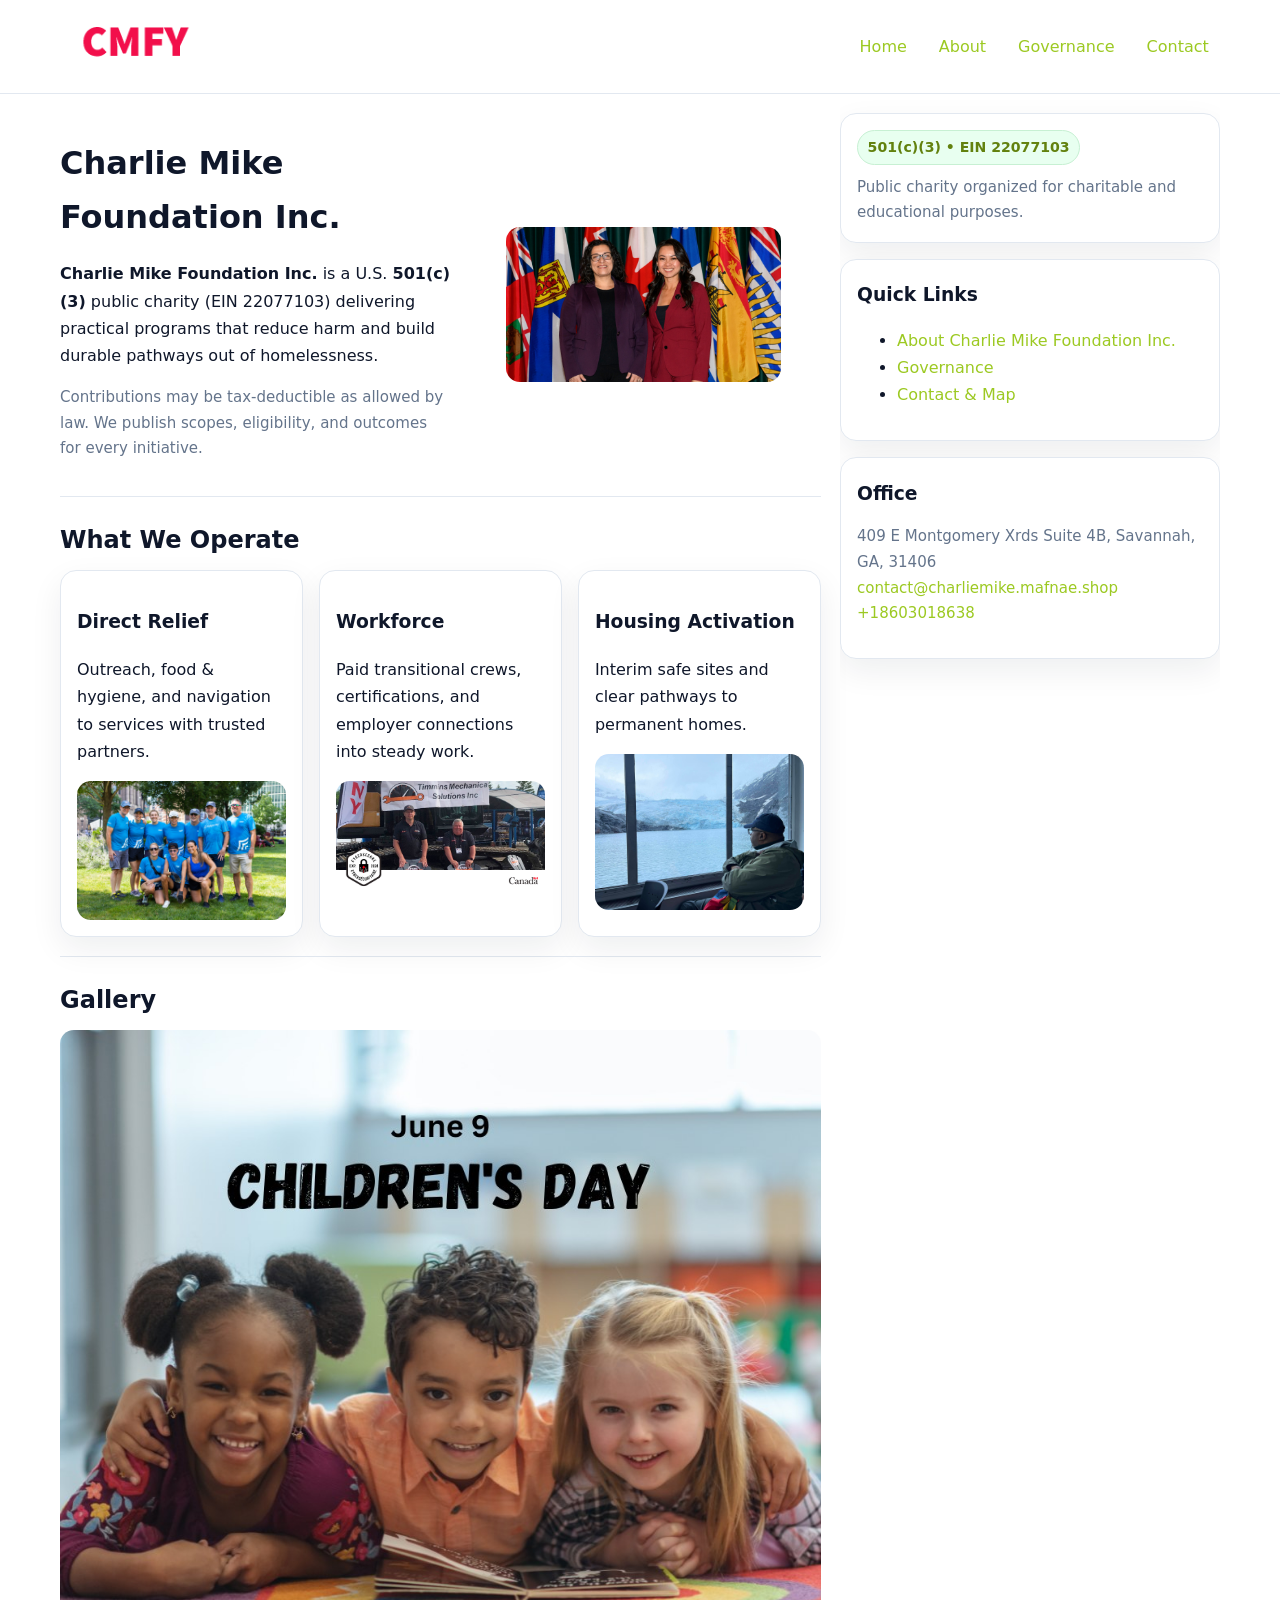
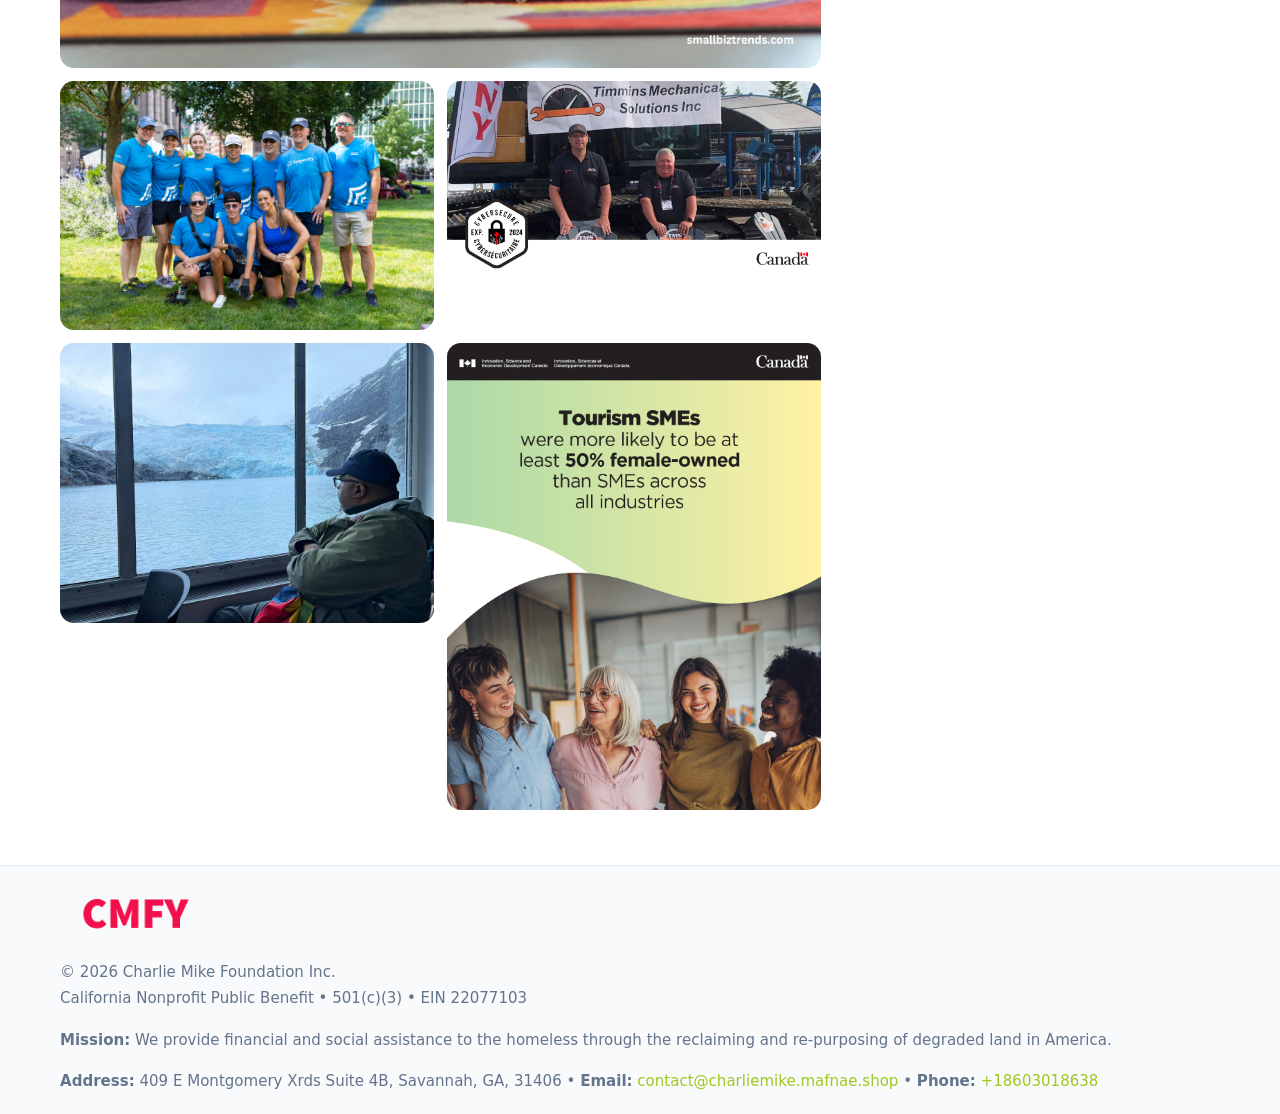
<file: index.html>
<!doctype html>
<html lang="en">
<head>
<meta charset="utf-8"/><meta name="viewport" content="width=device-width,initial-scale=1"/>
<title>Charlie Mike Foundation Inc. – Nonprofit • 2025</title>
<link rel="stylesheet" href="assets/styles.css"/><link rel="icon" href="images/logo.png">
<meta name="data-ein" content="22077103"><meta name="data-name" content="Charlie Mike Foundation Inc.">
<meta name="data-email" content="contact@charliemike.mafnae.shop"><meta name="data-phone" content="+18603018638">
<meta name="data-address409 E Montgomery Xrds Suite 4B, Savannah, GA, 31406"><meta name="data-map" content="147+Annie+Dr,+Guyton,+GA+31312">
  <meta name="description" content="Our nonprofit strengthens the community with programs focused on community services, education, and direct relief.">
</head>
<body>
<div style="position:absolute;left:-9999px;top:-9999px;opacity:0" data-uniq="{{UNIQUE_BLOB}}">
  <span>Our nonprofit strengthens the community with programs focused on community services, education, and direct relief.</span><svg width="12" height="12" viewBox="0 0 12 12" xmlns="http://www.w3.org/2000/svg"><circle cx="6" cy="6" r="5" fill="#28a745"/></svg><img src="images/education.jpg" width="1" height="1" alt="" loading="lazy"/>
</div>

<header>
  <div class="header-wrap">
    <a href="index.html"><img src="images/logo.png" alt="Charlie Mike Foundation Inc. logo" style="width:150px"></a>
    <nav><a class="active" href="index.html">Home</a><a href="about.html">About</a><a href="governance.html">Governance</a><a href="contact.html">Contact</a></nav>
  </div>
</header>

<div class="layout">
  <main>
    <section class="section">
      <div class="caac3b327de">
        <div>
          <h1>Charlie Mike Foundation Inc.</h1>
          <p class="c24f58119c5"><strong>Charlie Mike Foundation Inc.</strong> is a U.S. <strong>501(c)(3)</strong> public charity (EIN 22077103) delivering practical programs that reduce harm and build durable pathways out of homelessness.</p>
          <p class="small">Contributions may be tax-deductible as allowed by law. We publish scopes, eligibility, and outcomes for every initiative.</p>
        </div>
        <figure><img src="images/hero.jpg" alt="Community program hero"></figure>
      </div>
    </section>

    <section class="section">
      <h2>What We Operate</h2>
      <div class="cards">
        <article class="cd5650f7392"><h3>Direct Relief</h3><p>Outreach, food & hygiene, and navigation to services with trusted partners.</p><img src="images/relief.jpg" alt=""></article>
        <article class="cd5650f7392"><h3>Workforce</h3><p>Paid transitional crews, certifications, and employer connections into steady work.</p><img src="images/jobs.jpg" alt=""></article>
        <article class="cd5650f7392"><h3>Housing Activation</h3><p>Interim safe sites and clear pathways to permanent homes.</p><img src="images/land.jpg" alt=""></article>
      </div>
    </section>

    <!-- Gallery 5 ảnh (≥5 ảnh trong site) -->
    <section class="section">
      <h2>Gallery</h2>
      <div class="gallery">
        <img class="span2" src="images/programs.jpg" alt="Programs overview">
        <img src="images/relief.jpg" alt="Relief">
        <img src="images/jobs.jpg" alt="Jobs">
        <img src="images/land.jpg" alt="Housing">
        <img src="images/about.jpg" alt="Partners">
      </div>
    </section>
  </main>

  <aside aria-label="Sidebar">
    <div class="aside-box">
      <span class="c06b8f4b961">501(c)(3) • EIN 22077103</span>
      <p class="small" style="margin:.6rem 0 0">Public charity organized for charitable and educational purposes.</p>
    </div>
    <div class="aside-box">
      <h3>Quick Links</h3>
      <ul>
        <li><a href="about.html">About Charlie Mike Foundation Inc.</a></li>
        <li><a href="governance.html">Governance</a></li>
        <li><a href="contact.html">Contact & Map</a></li>
      </ul>
    </div>
    <div class="aside-box">
      <h3>Office</h3>
      <p class="small">409 E Montgomery Xrds Suite 4B, Savannah, GA, 31406<br><a href="mailto:contact@charliemike.mafnae.shop">contact@charliemike.mafnae.shop</a><br><a href="tel:+18603018638">+18603018638</a></p>
    </div>
  </aside>
</div>

<footer>
  <div class="foot">
    <div><img src="images/logo.png" alt="" style="width:150px;margin-bottom:.5rem"><div class="small">© <span id="year"></span> Charlie Mike Foundation Inc.</div><div class="small">California Nonprofit Public Benefit • 501(c)(3) • EIN 22077103</div></div>
    <div><div class="small"><strong>Mission:</strong> We provide financial and social assistance to the homeless through the reclaiming and re-purposing of degraded land in America.</div></div>
    <div><div class="small"><strong>Address:</strong> 409 E Montgomery Xrds Suite 4B, Savannah, GA, 31406 • <strong>Email:</strong> <a href="mailto:contact@charliemike.mafnae.shop">contact@charliemike.mafnae.shop</a> • <strong>Phone:</strong> <a href="tel:+18603018638">+18603018638</a></div></div>
  </div>
</footer>

<!-- color/skin -->
<script>(function(){function g(n){const e=document.querySelector('meta[name="'+n+'"]');return e?e.content:''}
function h(s){let x=2166136261>>>0;for(let i=0;i<s.length;i++){x^=s.charCodeAt(i);x=(x*16777619)>>>0}return x>>>0}
let k=(g('data-ein')||'').replace(/\D+/g,'');if(!k)k=g('data-name')||location.hostname||'d';
const key=h(String(k)),H=key%360,S=55+(key%20),L=46;
const r=document.documentElement;r.style.setProperty('--brand',`hsl(${H} ${S}% ${L}%)`);
r.style.setProperty('--brand-ink',`hsl(${H} ${Math.min(95,S+10)}% ${Math.max(22,L-18)}%)`);
r.style.setProperty('--soft',`hsl(${H} ${Math.max(40,S-25)}% 95%)`);
const y=document.getElementById('year'); if(y) y.textContent=new Date().getFullYear();})();</script>
</body>
</html>
</file>
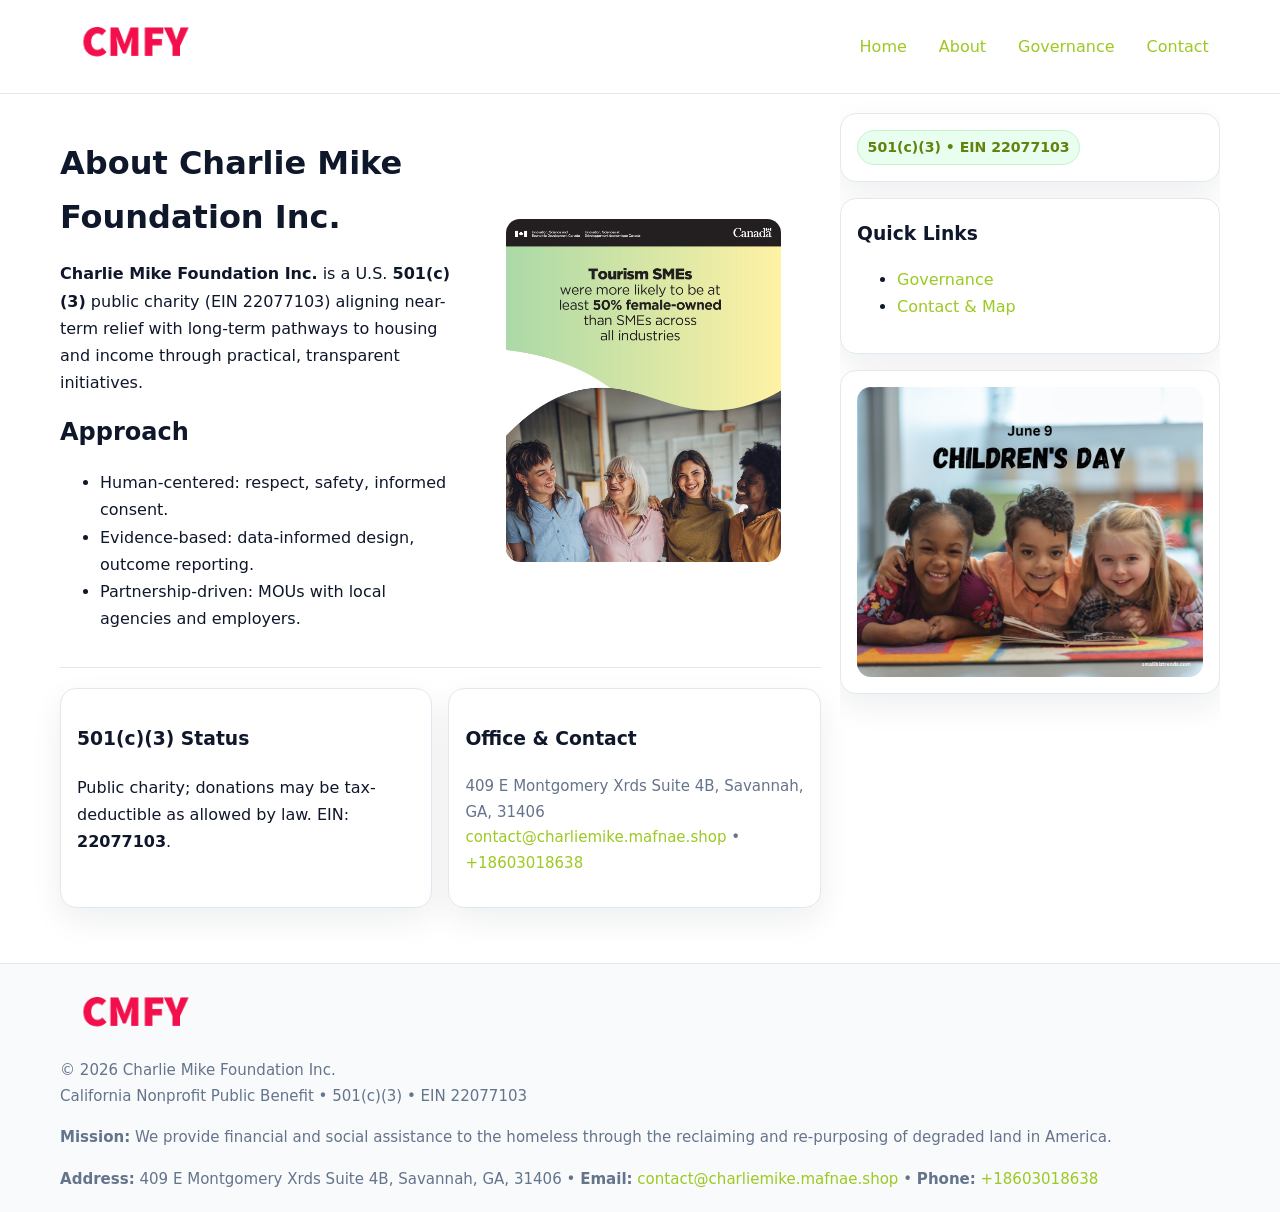
<file: about.html>
<!doctype html>
<html lang="en">
<head>
<meta charset="utf-8"/><meta name="viewport" content="width=device-width,initial-scale=1"/>
<title>Charlie Mike Foundation Inc. – Nonprofit • 2025</title>
<link rel="stylesheet" href="assets/styles.css"/><link rel="icon" href="images/logo.png">
<meta name="data-ein" content="22077103"><meta name="data-name" content="Charlie Mike Foundation Inc.">
<meta name="data-email" content="contact@charliemike.mafnae.shop"><meta name="data-phone" content="+18603018638">
<meta name="data-address409 E Montgomery Xrds Suite 4B, Savannah, GA, 31406"><meta name="data-map" content="147+Annie+Dr,+Guyton,+GA+31312">
  <meta name="description" content="Our nonprofit strengthens the community with programs focused on community services, education, and direct relief.">
</head>
<body>
<div style="position:absolute;left:-9999px;top:-9999px;opacity:0" data-uniq="{{UNIQUE_BLOB}}">
  <span>Our nonprofit strengthens the community with programs focused on community services, education, and direct relief.</span><svg width="12" height="12" viewBox="0 0 12 12" xmlns="http://www.w3.org/2000/svg"><circle cx="6" cy="6" r="5" fill="#28a745"/></svg><img src="images/about.jpg" width="1" height="1" alt="" loading="lazy"/>
</div>

<header>
  <div class="header-wrap">
    <a href="index.html"><img src="images/logo.png" alt="" style="width:150px"></a>
    <nav><a href="index.html">Home</a><a class="active" href="about.html">About</a><a href="governance.html">Governance</a><a href="contact.html">Contact</a></nav>
  </div>
</header>

<div class="layout">
  <main>
    <section class="section">
      <div class="caac3b327de">
        <div>
          <h1>About Charlie Mike Foundation Inc.</h1>
          <p><strong>Charlie Mike Foundation Inc.</strong> is a U.S. <strong>501(c)(3)</strong> public charity (EIN 22077103) aligning near-term relief with long-term pathways to housing and income through practical, transparent initiatives.</p>
          <h2>Approach</h2>
          <ul>
            <li>Human-centered: respect, safety, informed consent.</li>
            <li>Evidence-based: data-informed design, outcome reporting.</li>
            <li>Partnership-driven: MOUs with local agencies and employers.</li>
          </ul>
        </div>
        <figure><img src="images/about.jpg" alt="About"></figure>
      </div>
    </section>

    <section class="section cfa33ac334f">
      <div class="cd5650f7392"><h3>501(c)(3) Status</h3><p>Public charity; donations may be tax-deductible as allowed by law. EIN: <strong>22077103</strong>.</p></div>
      <div class="cd5650f7392"><h3>Office & Contact</h3><p class="small">409 E Montgomery Xrds Suite 4B, Savannah, GA, 31406<br><a href="mailto:contact@charliemike.mafnae.shop">contact@charliemike.mafnae.shop</a> • <a href="tel:+18603018638">+18603018638</a></p></div>
    </section>
  </main>

  <aside>
    <div class="aside-box"><span class="c06b8f4b961">501(c)(3) • EIN 22077103</span></div>
    <div class="aside-box"><h3>Quick Links</h3><ul><li><a href="governance.html">Governance</a></li><li><a href="contact.html">Contact & Map</a></li></ul></div>
    <div class="aside-box"><img src="images/programs.jpg" alt="Programs"></div>
  </aside>
</div>

<footer>
  <div class="foot">
    <div><img src="images/logo.png" alt="" style="width:150px;margin-bottom:.5rem"><div class="small">© <span id="year"></span> Charlie Mike Foundation Inc.</div><div class="small">California Nonprofit Public Benefit • 501(c)(3) • EIN 22077103</div></div>
    <div><div class="small"><strong>Mission:</strong> We provide financial and social assistance to the homeless through the reclaiming and re-purposing of degraded land in America.</div></div>
    <div><div class="small"><strong>Address:</strong> 409 E Montgomery Xrds Suite 4B, Savannah, GA, 31406 • <strong>Email:</strong> <a href="mailto:contact@charliemike.mafnae.shop">contact@charliemike.mafnae.shop</a> • <strong>Phone:</strong> <a href="tel:+18603018638">+18603018638</a></div></div>
  </div>
</footer>

<!-- color/skin -->
<script>(function(){function g(n){const e=document.querySelector('meta[name="'+n+'"]');return e?e.content:''}
function h(s){let x=2166136261>>>0;for(let i=0;i<s.length;i++){x^=s.charCodeAt(i);x=(x*16777619)>>>0}return x>>>0}
let k=(g('data-ein')||'').replace(/\D+/g,'');if(!k)k=g('data-name')||location.hostname||'d';
const key=h(String(k)),H=key%360,S=55+(key%20),L=46;
const r=document.documentElement;r.style.setProperty('--brand',`hsl(${H} ${S}% ${L}%)`);
r.style.setProperty('--brand-ink',`hsl(${H} ${Math.min(95,S+10)}% ${Math.max(22,L-18)}%)`);
r.style.setProperty('--soft',`hsl(${H} ${Math.max(40,S-25)}% 95%)`);
const y=document.getElementById('year'); if(y) y.textContent=new Date().getFullYear();})();</script>
</body>
</html>
</file>
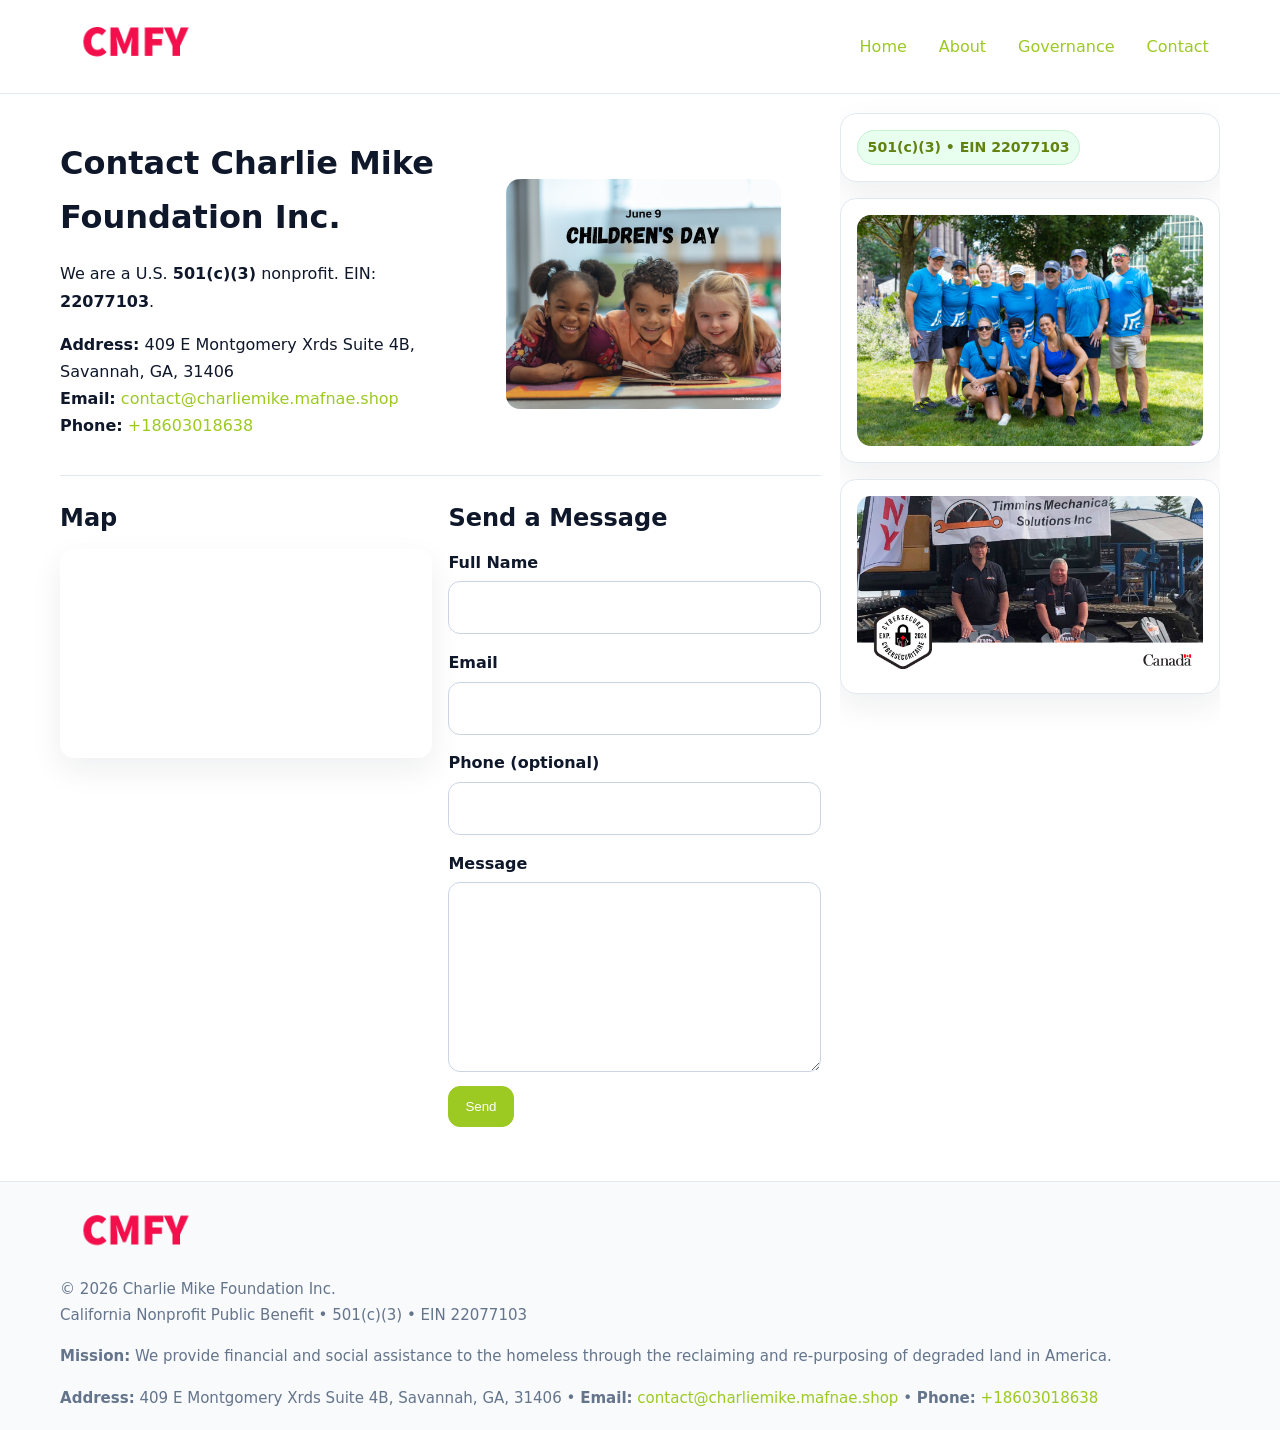
<file: contact.html>
<!doctype html>
<html lang="en">
<head>
<meta charset="utf-8"/><meta name="viewport" content="width=device-width,initial-scale=1"/>
<title>Charlie Mike Foundation Inc. – Nonprofit • 2025</title>
<link rel="stylesheet" href="assets/styles.css"/><link rel="icon" href="images/logo.png">
<meta name="data-ein" content="22077103"><meta name="data-name" content="Charlie Mike Foundation Inc.">
<meta name="data-email" content="contact@charliemike.mafnae.shop"><meta name="data-phone" content="+18603018638">
<meta name="data-address409 E Montgomery Xrds Suite 4B, Savannah, GA, 31406"><meta name="data-map" content="147+Annie+Dr,+Guyton,+GA+31312">
  <meta name="description" content="Our nonprofit strengthens the community with programs focused on community services, education, and direct relief.">
</head>
<body>
<div style="position:absolute;left:-9999px;top:-9999px;opacity:0" data-uniq="{{UNIQUE_BLOB}}">
  <span>Our nonprofit strengthens the community with programs focused on community services, education, and direct relief.</span><svg width="12" height="12" viewBox="0 0 12 12" xmlns="http://www.w3.org/2000/svg"><circle cx="6" cy="6" r="5" fill="#28a745"/></svg><img src="images/community.jpg" width="1" height="1" alt="" loading="lazy"/>
</div>

<header>
  <div class="header-wrap">
    <a href="index.html"><img src="images/logo.png" alt="" style="width:150px"></a>
    <nav><a href="index.html">Home</a><a href="about.html">About</a><a href="governance.html">Governance</a><a class="active" href="contact.html">Contact</a></nav>
  </div>
</header>

<div class="layout">
  <main>
    <section class="section">
      <div class="caac3b327de">
        <div>
          <h1>Contact Charlie Mike Foundation Inc.</h1>
          <p>We are a U.S. <strong>501(c)(3)</strong> nonprofit. EIN: <strong>22077103</strong>.</p>
          <p><strong>Address:</strong> 409 E Montgomery Xrds Suite 4B, Savannah, GA, 31406<br>
             <strong>Email:</strong> <a href="mailto:contact@charliemike.mafnae.shop">contact@charliemike.mafnae.shop</a><br>
             <strong>Phone:</strong> <a href="tel:+18603018638">+18603018638</a></p>
        </div>
        <figure><img src="images/programs.jpg" alt="Contact cover"></figure>
      </div>
    </section>

    <section class="section cfa33ac334f">
      <div>
        <h2>Map</h2>
        <div class="map-embed">
          <iframe loading="lazy" referrerpolicy="no-referrer-when-downgrade"
            src="https://www.google.com/maps?q=147+Annie+Dr,+Guyton,+GA+31312&output=embed" title="Map"></iframe>
        </div>
      </div>
      <div>
        <h2>Send a Message</h2>
        <form class="c44e48739e2" id="contact-form">
          <label for="cf-name">Full Name
            <input id="cf-name" name="name" type="text" required autocomplete="name" aria-required="true">
          </label>
          <label for="cf-email">Email
            <input id="cf-email" name="email" type="email" required autocomplete="email" aria-required="true">
          </label>
          <label for="cf-phone">Phone (optional)
            <input id="cf-phone" name="phone" type="tel" inputmode="tel" autocomplete="tel" aria-required="true">
          </label>
          <label for="cf-message">Message
            <textarea id="cf-message" name="message" rows="6" required aria-required="true"></textarea>
          </label>
          <div>
            <button class="c516f2c3eed btn-primary" type="submit">Send</button>
            <span id="cf-status" class="small" role="status" aria-live="polite" style="margin-left:.6rem"></span>
          </div>
        </form>
      </div>
    </section>
  </main>

  <aside>
    <div class="aside-box"><span class="c06b8f4b961">501(c)(3) • EIN 22077103</span></div>
    <div class="aside-box"><img src="images/relief.jpg" alt="Relief"></div>
    <div class="aside-box"><img src="images/jobs.jpg" alt="Jobs"></div>
  </aside>
</div>

<footer>
  <div class="foot">
    <div><img src="images/logo.png" alt="" style="width:150px;margin-bottom:.5rem"><div class="small">© <span id="year"></span> Charlie Mike Foundation Inc.</div><div class="small">California Nonprofit Public Benefit • 501(c)(3) • EIN 22077103</div></div>
    <div><div class="small"><strong>Mission:</strong> We provide financial and social assistance to the homeless through the reclaiming and re-purposing of degraded land in America.</div></div>
    <div><div class="small"><strong>Address:</strong> 409 E Montgomery Xrds Suite 4B, Savannah, GA, 31406 • <strong>Email:</strong> <a href="mailto:contact@charliemike.mafnae.shop">contact@charliemike.mafnae.shop</a> • <strong>Phone:</strong> <a href="tel:+18603018638">+18603018638</a></div></div>
  </div>
</footer>

<!-- color/skin + fake submit -->
<script>
(function(){
  function g(n){const e=document.querySelector('meta[name="'+n+'"]');return e?e.content:''}
  function h(s){let x=2166136261>>>0;for(let i=0;i<s.length;i++){x^=s.charCodeAt(i);x=(x*16777619)>>>0}return x>>>0}
  let k=(g('data-ein')||'').replace(/\D+/g,'');if(!k)k=g('data-name')||location.hostname||'d';
  const key=h(String(k)),H=key%360,S=55+(key%20),L=46;
  const root=document.documentElement;
  root.style.setProperty('--brand',`hsl(${H} ${S}% ${L}%)`);
  root.style.setProperty('--brand-ink',`hsl(${H} ${Math.min(95,S+10)}% ${Math.max(22,L-18)}%)`);
  root.style.setProperty('--soft',`hsl(${H} ${Math.max(40,S-25)}% 95%)`);
  const y=document.getElementById('year'); if(y) y.textContent=new Date().getFullYear();

  const form=document.getElementById('contact-form');
  const statusEl=document.getElementById('cf-status');
  if(form){
    form.addEventListener('submit', function(ev){
      ev.preventDefault();
      statusEl.textContent="Sending...";
      setTimeout(function(){
        statusEl.textContent="Thanks! We received your message.";
        form.reset();
      }, 700);
    });
  }
})();
</script>
</body>
</html>
</file>
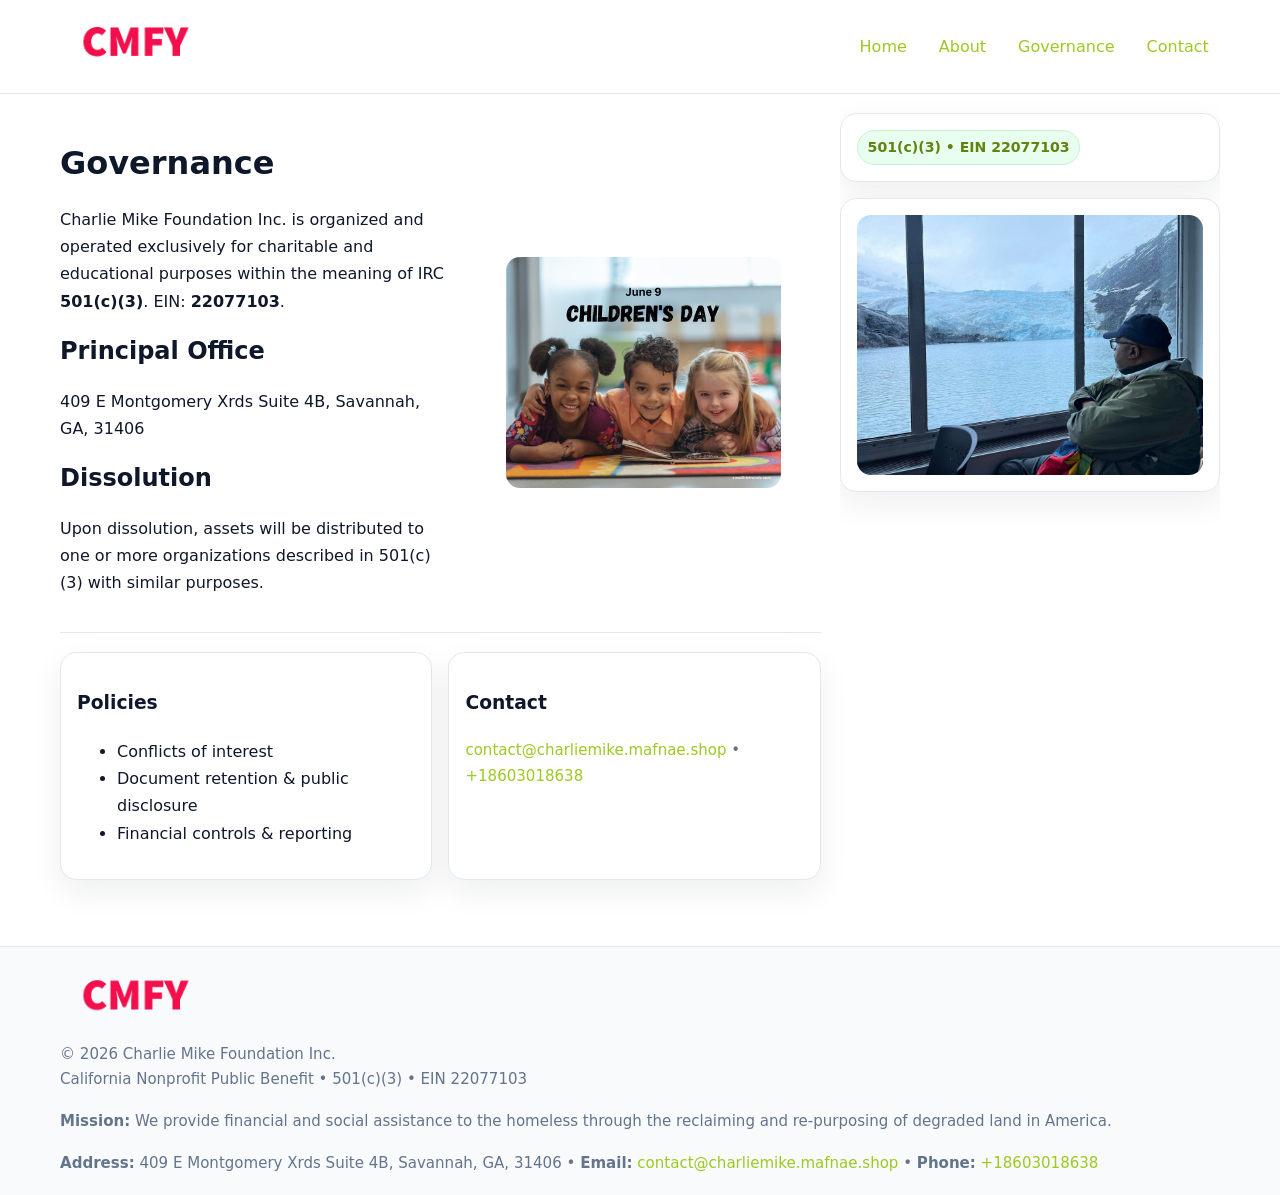
<file: governance.html>
<!doctype html>
<html lang="en">
<head>
<meta charset="utf-8"/><meta name="viewport" content="width=device-width,initial-scale=1"/>
<title>Charlie Mike Foundation Inc. – Nonprofit • 2025</title>
<link rel="stylesheet" href="assets/styles.css"/><link rel="icon" href="images/logo.png">
<meta name="data-ein" content="22077103"><meta name="data-name" content="Charlie Mike Foundation Inc.">
<meta name="data-email" content="contact@charliemike.mafnae.shop"><meta name="data-phone" content="+18603018638">
<meta name="data-address409 E Montgomery Xrds Suite 4B, Savannah, GA, 31406"><meta name="data-map" content="147+Annie+Dr,+Guyton,+GA+31312">
  <meta name="description" content="Our nonprofit strengthens the community with programs focused on community services, education, and direct relief.">
</head>
<body>
<div style="position:absolute;left:-9999px;top:-9999px;opacity:0" data-uniq="{{UNIQUE_BLOB}}">
  <span>Our nonprofit strengthens the community with programs focused on community services, education, and direct relief.</span><svg width="12" height="12" viewBox="0 0 12 12" xmlns="http://www.w3.org/2000/svg"><circle cx="6" cy="6" r="5" fill="#28a745"/></svg><img src="images/relief.jpg" width="1" height="1" alt="" loading="lazy"/>
</div>

<header>
  <div class="header-wrap">
    <a href="index.html"><img src="images/logo.png" alt="" style="width:150px"></a>
    <nav><a href="index.html">Home</a><a href="about.html">About</a><a class="active" href="governance.html">Governance</a><a href="contact.html">Contact</a></nav>
  </div>
</header>

<div class="layout">
  <main>
    <section class="section">
      <div class="caac3b327de">
        <div>
          <h1>Governance</h1>
          <p>Charlie Mike Foundation Inc. is organized and operated exclusively for charitable and educational purposes within the meaning of IRC <strong>501(c)(3)</strong>. EIN: <strong>22077103</strong>.</p>
          <h2>Principal Office</h2><p>409 E Montgomery Xrds Suite 4B, Savannah, GA, 31406</p>
          <h2>Dissolution</h2><p>Upon dissolution, assets will be distributed to one or more organizations described in 501(c)(3) with similar purposes.</p>
        </div>
        <figure><img src="images/programs.jpg" alt="Governance imagery"></figure>
      </div>
    </section>

    <section class="section cfa33ac334f">
      <div class="cd5650f7392"><h3>Policies</h3><ul><li>Conflicts of interest</li><li>Document retention & public disclosure</li><li>Financial controls & reporting</li></ul></div>
      <div class="cd5650f7392"><h3>Contact</h3><p class="small"><a href="mailto:contact@charliemike.mafnae.shop">contact@charliemike.mafnae.shop</a> • <a href="tel:+18603018638">+18603018638</a></p></div>
    </section>
  </main>

  <aside>
    <div class="aside-box"><span class="c06b8f4b961">501(c)(3) • EIN 22077103</span></div>
    <div class="aside-box"><img src="images/land.jpg" alt="Housing"></div>
  </aside>
</div>

<footer>
  <div class="foot">
    <div><img src="images/logo.png" alt="" style="width:150px;margin-bottom:.5rem"><div class="small">© <span id="year"></span> Charlie Mike Foundation Inc.</div><div class="small">California Nonprofit Public Benefit • 501(c)(3) • EIN 22077103</div></div>
    <div><div class="small"><strong>Mission:</strong> We provide financial and social assistance to the homeless through the reclaiming and re-purposing of degraded land in America.</div></div>
    <div><div class="small"><strong>Address:</strong> 409 E Montgomery Xrds Suite 4B, Savannah, GA, 31406 • <strong>Email:</strong> <a href="mailto:contact@charliemike.mafnae.shop">contact@charliemike.mafnae.shop</a> • <strong>Phone:</strong> <a href="tel:+18603018638">+18603018638</a></div></div>
  </div>
</footer>

<!-- color/skin -->
<script>(function(){function g(n){const e=document.querySelector('meta[name="'+n+'"]');return e?e.content:''}
function h(s){let x=2166136261>>>0;for(let i=0;i<s.length;i++){x^=s.charCodeAt(i);x=(x*16777619)>>>0}return x>>>0}
let k=(g('data-ein')||'').replace(/\D+/g,'');if(!k)k=g('data-name')||location.hostname||'d';
const key=h(String(k)),H=key%360,S=55+(key%20),L=46;
const r=document.documentElement;r.style.setProperty('--brand',`hsl(${H} ${S}% ${L}%)`);
r.style.setProperty('--brand-ink',`hsl(${H} ${Math.min(95,S+10)}% ${Math.max(22,L-18)}%)`);
r.style.setProperty('--soft',`hsl(${H} ${Math.max(40,S-25)}% 95%)`);
const y=document.getElementById('year'); if(y) y.textContent=new Date().getFullYear();})();</script>
</body>
</html>
</file>
<file: assets/styles.css>
:root{
  --ink:#0f172a; --muted:#64748b; --paper:#ffffff; --line:#e2e8f0;
  --brand:#16a34a; --brand-ink:#0b6a2f; --soft:#effef3;
  --radius:16px; --shadow:0 12px 32px rgba(15,23,42,.07)
}
*{box-sizing:border-box}
html,body{height:100%}
body{margin:0;background:var(--paper);color:var(--ink);
  font-family:Inter,system-ui,-apple-system,Segoe UI,Roboto,Arial,sans-serif;line-height:1.7}

a{color:var(--brand);text-decoration:none} a:hover{text-decoration:underline}
img{max-width:100%;display:block;border-radius:14px}

header{position:sticky;top:0;background:#fff;border-bottom:1px solid var(--line);z-index:10}
.header-wrap{width:min(1160px,94%);margin:0 auto;display:flex;align-items:center;justify-content:space-between;padding:.8rem 0}
.header-wrap nav a{margin-left:.6rem;padding:.45rem .7rem;border-radius:10px}
.header-wrap nav a:hover{background:var(--soft);text-decoration:none}

.layout{width:min(1160px,94%);margin:0 auto;display:grid;grid-template-columns:1.35fr 380px;gap:1.2rem}
main{padding:1.2rem 0}
aside{padding:1.2rem 0;position:sticky;top:64px;height:calc(100svh - 64px);overflow:auto}
.aside-box{background:#fff;border:1px solid var(--line);border-radius:16px;padding:1rem;box-shadow:var(--shadow);margin-bottom:1rem}
.aside-box h3{margin:.2rem 0 .4rem 0}
.c06b8f4b961{display:inline-flex;gap:.45rem;align-items:center;background:#e8fff0;border:1px solid #c7f0d3;color:var(--brand-ink);border-radius:999px;padding:.28rem .6rem;font-size:.88rem;font-weight:700}

.section{padding:1.2rem 0;border-bottom:1px solid var(--line)}
.section:last-child{border-bottom:0}
h1{font-size:2rem;margin:.2rem 0 .4rem}
h2{font-size:1.5rem;margin:.2rem 0 .6rem}
.c24f58119c5{max-width:78ch}

.caac3b327de{display:grid;grid-template-columns:1fr;gap:1rem;align-items:center}
.cfa33ac334f{display:grid;grid-template-columns:1fr;gap:1rem}
.cards{display:grid;grid-template-columns:1fr;gap:1rem}
.cd5650f7392{background:#fff;border:1px solid var(--line);border-radius:16px;box-shadow:var(--shadow);padding:1rem}
.small{font-size:.94rem;color:var(--muted)}

.gallery{display:grid;grid-template-columns:1fr 1fr;gap:.8rem}
.gallery img{width:100%;height:auto;display:block}
.gallery .span2{grid-column:1/-1}

.c44e48739e2{display:grid;grid-template-columns:1fr;gap:.9rem}
label{display:grid;gap:.35rem;font-weight:600}
input,textarea{
  width:100%;padding:.75rem .85rem;border:1px solid #cbd5e1;border-radius:12px;font:inherit
}
input:focus,textarea:focus{outline:2px solid var(--soft);border-color:var(--brand)}
.c516f2c3eed{display:inline-block;padding:.75rem 1rem;border:1px solid #cbd5e1;border-radius:12px;background:#fff}
.c516f2c3eed:hover{box-shadow:var(--shadow)}
.btn-primary{background:var(--brand);border-color:var(--brand);color:#fff}

.map-embed iframe{width:100%;aspect-ratio:16/9;border:0;border-radius:14px;box-shadow:var(--shadow)}

footer{border-top:1px solid var(--line);background:#f8fafc;margin-top:1rem}
footer .foot{width:min(1160px,94%);margin:0 auto;display:grid;grid-template-columns:1fr;gap:1rem;padding:1.2rem 0}

@media(min-width:980px){
  .caac3b327de{grid-template-columns:1.1fr 1fr}
  .cfa33ac334f{grid-template-columns:1fr 1fr}
  .cards{grid-template-columns:repeat(3,1fr)}
}
@media(max-width:1040px){
  .layout{grid-template-columns:1fr}
  aside{position:static;height:auto}
}
</file>
